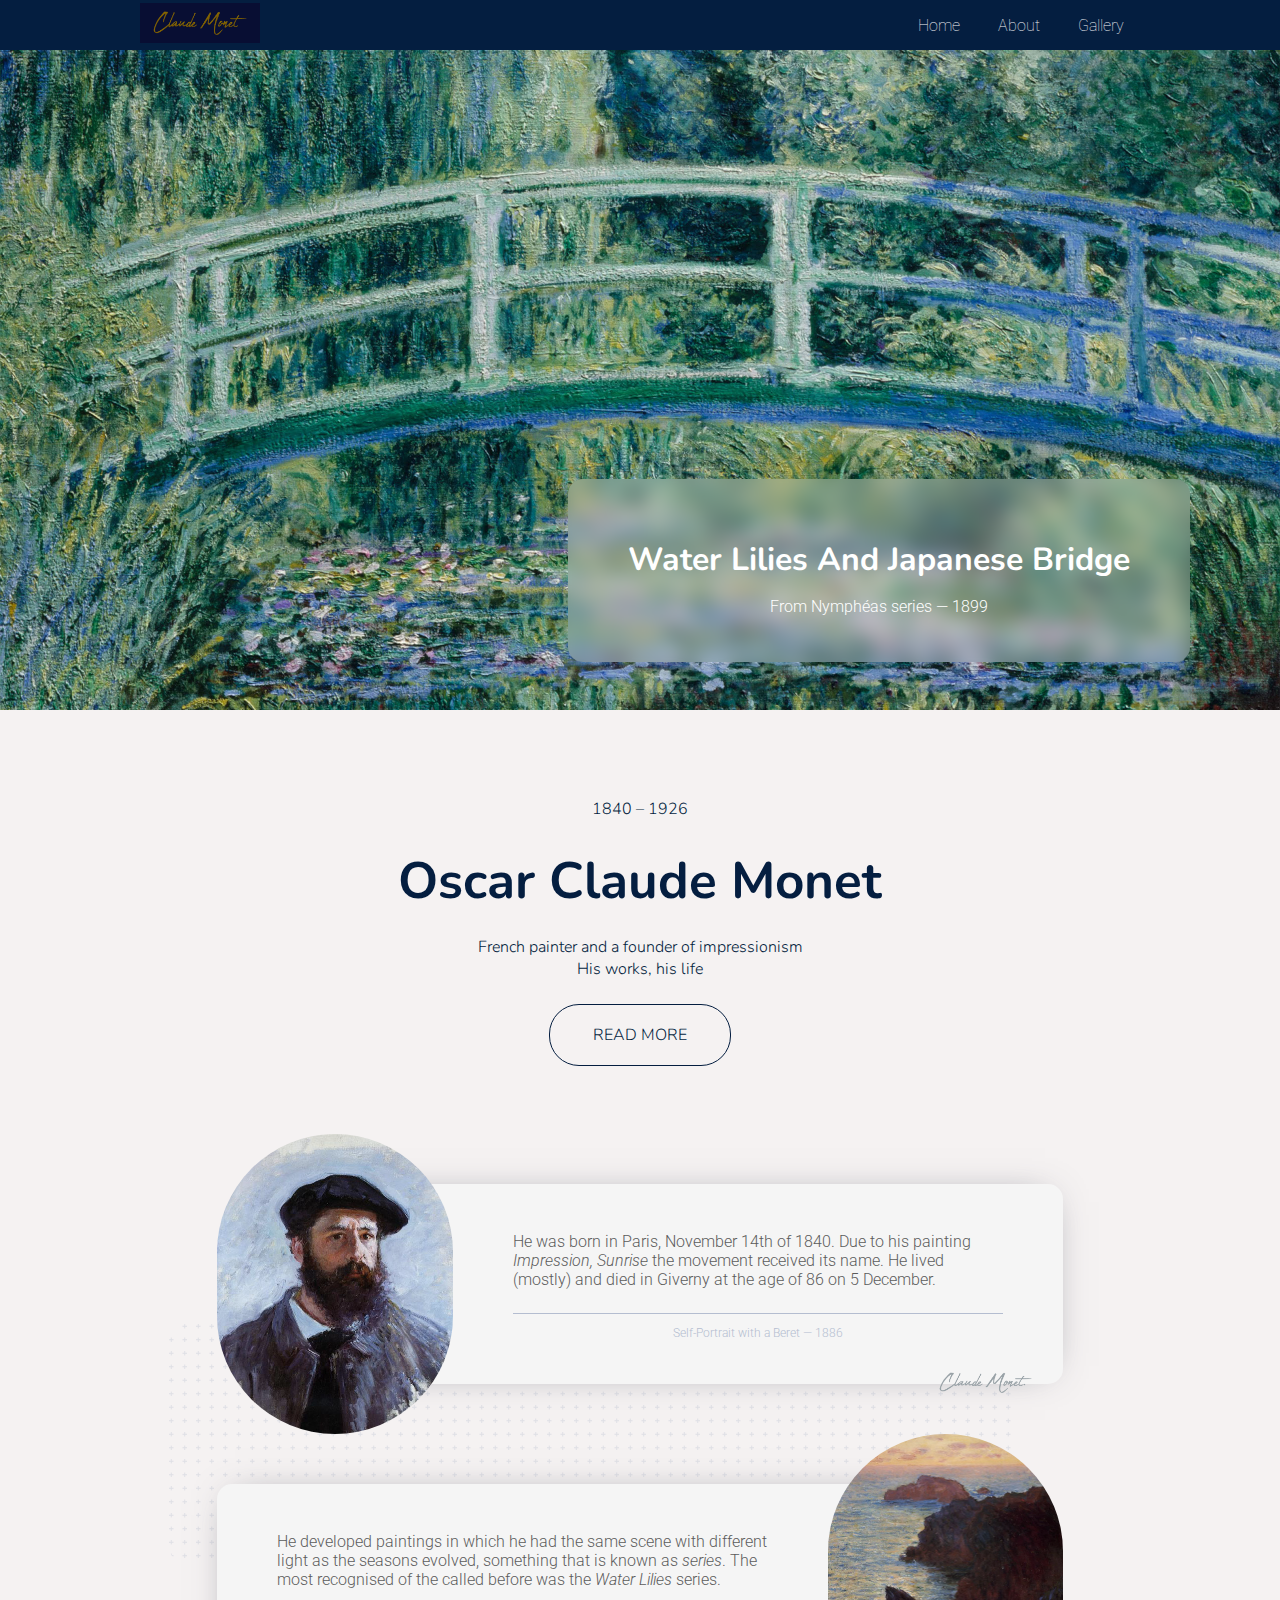
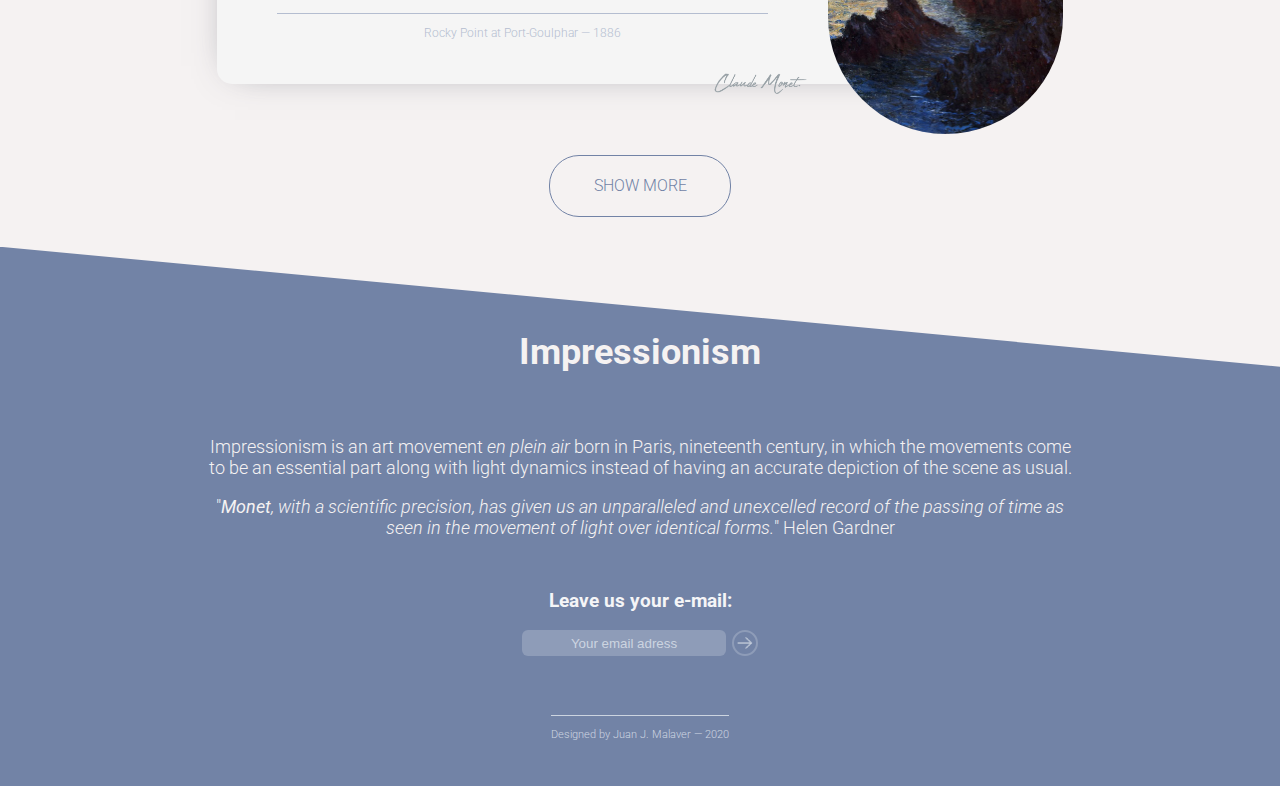
<file: index.html>
<!DOCTYPE html>
<html lang="en">
    <head>
        <title>Claude Monet</title>
        <meta charset="utf-8">
        <link rel="icon" type="image/png" href="./images/favicon.png">
        <link rel="stylesheet" href="styles.css">
        <link rel="stylesheet" href="https://fonts.googleapis.com/css2?family=Nunito:wght@600&display=swap"> 
        <meta name="viewport" content="width=device-width, initial-scale=1">   
    </head>
    <body>
        <header>
                <div class="menu-mobile">
                    <div class="burger-b"></div>
                    <div class="burger-b"></div>
                    <div class="burger-b"></div>
                </div>
            <div class="wrapper-01">
                <div class="headerWrapper">
                    <a href="./index.html"><img class="headerImage" src="./images/Monet.png"></img></a>
                    <nav class="menu">
                        <ul>
                            <li><a href="./index.html">Home</a></li>
                            <li><a href="./bio.html">About</a></li>
                            <li><a href="./not-found.html">Gallery</a></li>
                        </ul>
                    </nav>
                </div>
            </div>
        </header>
        <section class="hero">
                <section class="description">
                    <h1>Water Lilies and Japanese Bridge</h1>
                    <p>From Nymphéas series — 1899</p>
                </section>
        </section>
        <div class="wrapper-02">
            <section class="init">
                <p>1840 – 1926</p>
                <h1>Oscar Claude Monet</h1>
                <p>French painter and a founder of impressionism <br> His works, his life</p>
                <a class="read-more-01" href="./bio.html">Read more</a>
            </section>
            <div class="subwrapper">
                <section class="cardL">
                    <img class="cardL-img" src="./images/profile.jpg">
                    <section class="cardL-content">
                        <p>He was born in Paris, November 14th of 1840. Due to his painting <em>Impression, Sunrise</em> 
                            the movement received its name. He lived (mostly) and died in Giverny at the age of 86 on 5 December.</p>
                        <p class="info">Self-Portrait with a Beret — 1886</p>
                    </section>
                </section>
                <img class="cardL-signature" src="./images/sign.png">
                <div class="subwrapper-bg"></div>
                <section class="cardR">
                    <section class="cardR-content">
                        <p>He developed paintings in which he had the same scene with different light as the seasons evolved, 
                            something that is known as <i>series</i>. The most recognised of the called before was the 
                            <em>Water Lilies</em>  series.</p>
                        <p class="info">Rocky Point at Port-Goulphar — 1886</p>
                    </section>
                    <img class="cardR-img" src="./images/paint.jpg">
                </section>
                <img class="cardR-signature" src="./images/sign.png">
                <a class="read-more-02" href="./not-found.html">Show more</a>
            </div>
        </div>
        <section class="impressionism">
            <section class="impressContainer">
                <div class="wrapper-02">
                    <section class="impressContent">
                        <h1>Impressionism</h1><br>
                        <p>Impressionism is an art movement <i>en plein air</i> born in Paris, nineteenth century, in which the movements 
                            come to be an essential part along with light dynamics instead of having an accurate depiction of the scene as usual.</p>
                        <p>"<i><strong>Monet</strong>, with a scientific precision, has given us an unparalleled and unexcelled record of the 
                            passing of time as seen in the movement of light over identical forms.</i>" Helen Gardner</p>
                    </section>
                    <section class="contact">
                        <h3>Leave us your e-mail:</h3>
                            <section class="send">
                                <input class="email" type="email" placeholder="Your email adress">
                                <input class="sendForm" type="button">
                            </section>
                    </section>
                </div>
            </section>
        </section>
        <footer>
            <div class="wrapper-02">
                <p class="by">Designed by Juan J. Malaver — 2020</p>
            </div>
        </footer>
        <script>
            const burger = document.querySelector(".menu-mobile");
            burger.addEventListener("click", activate);
            const menu = document.querySelector(".menu");


            function activate() {
                if (menu.classList.contains("active")) {
                menu.classList.remove("active");
                } else
                menu.classList.add("active");
            }
        </script>
    </body>
</html>
</file>
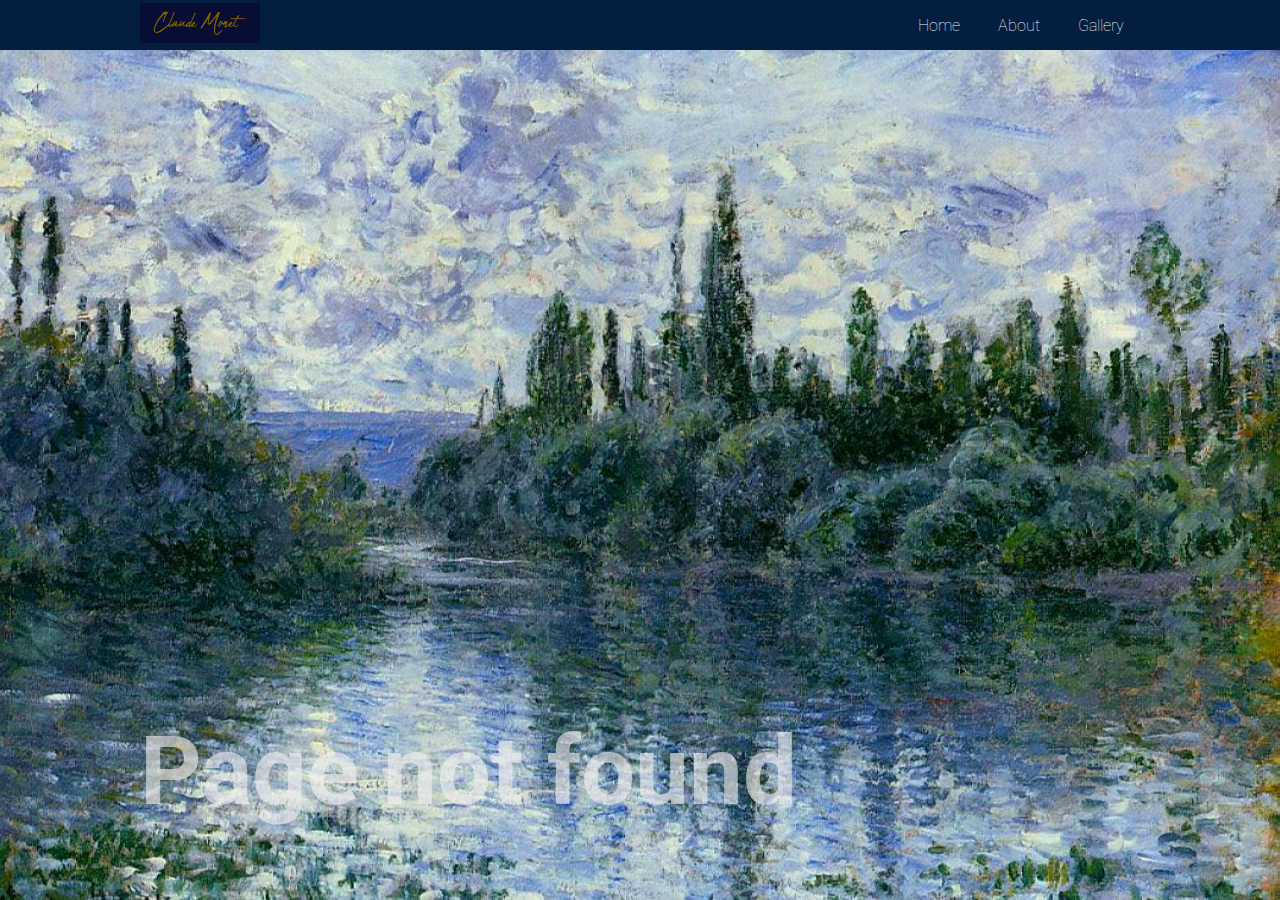
<file: gallery.html>
<!DOCTYPE html>
<html lang="en">
    <head>
        <title>Claude Monet</title>
        <meta charset="utf-8">
        <link rel="icon" type="image/png" href="./images/favicon.png">
        <link rel="stylesheet" href="styles.css">
        <link rel="stylesheet" href="https://fonts.googleapis.com/css2?family=Nunito:wght@600&display=swap"> 
        <meta name="viewport" content="width=device-width, initial-scale=1">   
    </head>
    <body>
        <header>
                <div class="menu-mobile">
                    <div class="burger-b"></div>
                    <div class="burger-b"></div>
                    <div class="burger-b"></div>
                </div>
            <div class="wrapper-01">
                <div class="headerWrapper">
                    <a href="./index.html"><img class="headerImage" src="./images/Monet.png"></img></a>
                    <nav class="menu">
                        <ul>
                            <li><a href="./index.html">Home</a></li>
                            <li><a href="./bio.html">About</a></li>
                            <li><a href="./gallery.html">Gallery</a></li>
                        </ul>
                    </nav>
                </div>
            </div>
        </header>
        <section class="background-notPage"></section>
        <div class="wrapper-03-bio">
            <section class="content-notPage">
                <h1>Page not found</h1>
            </section>
        </div>
        <script>
            const burger = document.querySelector(".menu-mobile");
            burger.addEventListener("click", activate);
            const menu = document.querySelector(".menu");


            function activate() {
                if (menu.classList.contains("active")) {
                menu.classList.remove("active");
                } else
                menu.classList.add("active");
            }
        </script>
    </body>
</html>
</file>
<file: styles.css>
@import url('https://fonts.googleapis.com/css2?family=Roboto:ital,wght@0,100;0,300;0,400;0,500;0,700;0,900;1,100;1,300;1,400;1,500;1,700;1,900&display=swap');

body {
   width: 100%;
   margin: 0;
   margin-top: 50px;
   background-color: #f5f2f2;
   color: #5c5c5c;
   font-family: 'Roboto', sans-serif;
   font-weight: 300;
}

.wrapper-01 {
   display: flex;
   position: fixed;
   height: 50px;
   width: 100vw;
   background-color: #041e40;
   justify-content: space-between;
   align-items: center;
   top: 0;
   left: 0;
   z-index: 1;
}

.headerWrapper {
   display: inherit;
   width: 1000px;
   justify-content: inherit;
   align-items: inherit;
   margin: 0 auto;
}

.headerImage {
   height: 40px;
}

ul li {
   display: inline;
   padding-right: 16px;
}

ul li a {
   text-decoration: none;
   color: #f5f5f7;
   padding-left: 18px;
   font-weight: 100;
   font-size: 0.99rem;
}

ul li a:hover {
   color: #cbd2d0;
}

.hero,
.background-bio,
.background-notPage {
   display: flex;
   background-image: url(./images/Hero.jpg);
   background-size: cover;
   background-position: center;
   background-repeat: no-repeat;
   background-attachment: fixed;
   height: 660px;
   margin: 0;
   position: relative;
   z-index: -1;
}

.description {
   padding: 30px 60px;
   background: inherit;
   border-radius: 15px;
   position: absolute;
   overflow: hidden;
   align-items: center;
   top: 65%;
   right: 7%;
   z-index: -1;
   text-align: center;
   color: white;
}

.description::before {
   content: ' ';
   background: inherit;
   position: absolute;
   padding: -10px;
   top: -20px;
   left: -20px;
   right: -20px;
   bottom: -20px;
   z-index: -1;
   box-shadow: inset 0 0 0 200px rgba(255, 255, 255, 0.25);
   filter: blur(10px);
}

.description h1 {
   margin: 0;
   padding-top: 0.9em;
   font-family: 'Nunito', sans-serif;
   text-transform: capitalize;
}

.wrapper-02 {
   position: relative;
   display: flex;
   max-width: 870px;
   margin: 0 auto;
   flex-direction: column;
}

.subwrapper {
   display: inherit;
   margin: 0 12px;
   flex-direction: inherit;
}

.subwrapper-bg {
   position: absolute;
   margin-left: -48px;
   border-radius: 18px;
   top: 54%;
   height: 240px;
   z-index: -1;
   width: 66vw;
   background-color: transparent;
   background-image: url("data:image/svg+xml,%3Csvg width='27' height='27' viewBox='0 0 60 60' xmlns='http://www.w3.org/2000/svg'%3E%3Cg fill='none' fill-rule='evenodd'%3E%3Cg fill='%237283a6' fill-opacity='0.18'%3E%3Cpath d='M36 34v-4h-2v4h-4v2h4v4h2v-4h4v-2h-4zm0-30V0h-2v4h-4v2h4v4h2V6h4V4h-4zM6 34v-4H4v4H0v2h4v4h2v-4h4v-2H6zM6 4V0H4v4H0v2h4v4h2V6h4V4H6z'/%3E%3C/g%3E%3C/g%3E%3C/svg%3E");
}

.init {
   position: relative;
   margin: 72px 9vh;
   margin-bottom: 5vw;
   font-family: 'Nunito', sans-serif;
   text-align: center;
   color: #041e40;
}

.init h1 {
   margin-top: 0.5em;
   margin-bottom: 0.4em;
   font-size: 3.2em;
}

.read-more-01,
.read-more-02 {
   display: flex;
   margin: 24px auto;
   border: 1px solid;
   border-radius: 30px;
   text-decoration: none;
   height: 60px;
   width: 180px;
   align-items: center;
   justify-content: center;
   text-transform: uppercase;
   color: #041e40;
}

.cardL {
   margin-top: 30px;
   margin-left: 100px;
}

.cardL,
.cardR {
   display: flex;
   flex-direction: row;
   height: 200px;
   border-radius: 15px;
   background-color: whitesmoke;
   box-shadow: 0 0 36px -18px rgba(66, 69, 84, 72%);
}

.cardL-img {
   margin-left: -100px;
}

.cardL-img,
.cardR-img {
   height: 300px;
   margin-top: -50px;
   border-radius: 150px;
}

.cardL-content,
.cardR-content {
   padding: 20px 60px;
   margin: auto 0;
   width: inherit;
   position: relative;
   font-size: 0.99rem;
}

.cardL-content h1,
.cardR-content h1 {
   font-family: Roboto;
   font-size: 1.5em;
}

.info {
   padding-top: 12px;
   margin-top: 24px;
   border-top: 1px solid;
   font-size: 12px;
   text-align: center;
   color: #b4bdd0;
}

.cardL-signature,
.cardR-signature,
.content-signature {
   width: 105px;
   margin-left: auto;
   margin-right: 25px;
   margin-top: -0.8em;
}

.cardR {
   margin: 90px;
   margin-bottom: 0;
   margin-left: 0;
}

.cardR-img {
   margin-right: -90px;
}

.cardR-signature {
   margin-left: auto;
   margin-right: 250px;
}

.read-more-02 {
   margin-top: 60px;
   margin-bottom: 30px;
   color: #7283a6;
}

.impressionism {
   display: flex;
   flex-direction: column;
}

.impressContainer,
.impressContainer-bio {
   color: #f5f5f7;
   padding-bottom: 30px;
   background-color: transparent;
   position: relative;
}

.impressContainer::before,
.impressContainer-bio::before {
   content: ' ';
   position: absolute;
   width: 100%;
   height: 100%;
   clip-path: polygon(0% 0%, 100% 120px, 100% 100%, 0 100%);
   -webkit-clip-path: polygon(0% 0%, 100% 120px, 100% 100%, 0 100%);
   background-color: #7283a6;
}

.impressContent {
   margin-top: 60px;
   position: relative;
   font-size: 18px;
   color: #f5f2f2;
   text-align: center;
}

.impressContent h1 {
   font-size: 2em;
}

.contact {
   display: flex;
   flex-direction: column;
   margin-top: 15px;
   padding-bottom: 18px;
   position: relative;
   text-align: center;
}

.send {
   display: flex;
   flex-direction: row;
   margin: 0 auto;
}

.email {
   width: 200px;
   height: 24px;
   text-align: center;
   outline: none;
   color: #f5f5f7;
   background-color: #8e9cb8;
   border: 0;
   border-radius: 6px;
}

.email::placeholder {
   color: #ccd4e0;
}

.sendForm {
   height: 26px;
   width: 26px;
   border: 2px solid #8e9cb8;
   border-radius: 13px;
   margin-left: 6px;
   background-color: transparent;
   background-image: url(./images/ico.png);
   background-size: cover;
   background-position: center;
   box-sizing: border-box;
}

.sendForm:focus {
   outline: none;
}

.sendForm:active {
   border-color: #ccd4e0;
}

footer {
   background-color: #7283a6;
   color: #ccd4e0;
   font-size: 0.7em;
   margin-top: -1px;
   padding-bottom: 33px;
}

.by {
   padding-top: 12px;
   border-top: 1px solid;
   margin: 12px auto;
}

.menu-mobile {
   display: none;
}

/* Bio */

.background-bio {
   height: calc(100vh - 50px);
   background-image: linear-gradient(
         to bottom,
         rgba(0, 0, 0, 0),
         rgba(0, 0, 0, 0),
         rgba(0, 0, 0, 0),
         rgba(0, 0, 0, 0),
         rgba(245, 242, 242, 1)
      ),
      url(./images/article.jpg);
   background-attachment: initial;
}

.wrapper-03,
.wrapper-03-bio {
   max-width: 1000px;
   margin: 0 auto;
}

.content-title,
.content-notPage {
   margin-top: -45%;
   font-size: 3em;
   color: #f5f2f2;
}

.content-notPage {
   pointer-events: none;
   user-select: none;
}

.content {
   border-radius: 15px;
   padding: 4em 2em;
   background: whitesmoke;
   box-shadow: 0 0 36px -18px rgba(66, 69, 84, 0.39);
}

.content-info {
   float: right;
   margin-top: calc(-4em - 11px - 0.7em);
   color: whitesmoke;
}

.content-info p {
   font-size: 0.7rem;
   margin: 6px 0;
}

.content-img {
   float: left;
   width: 200px;
   margin-right: 1.25em;
   margin-bottom: 0.25em;
   border-radius: 3px;
}

.content-subtitle {
   margin: 0;
   margin-bottom: 0.8em;
   border-bottom: 1px solid;
}

.content-signature {
   display: block;
   margin-right: auto;
}

.impressContainer-bio {
   margin-top: 75px;
}

/* Not found */

.background-notPage {
   height: calc(100vh - 50px);
   background-image: url(./images/not-found.jpg);
   background-position: center;
}

.content-notPage {
   position: absolute;
   top: auto;
   bottom: 1vh;
   opacity: 0.6;
}

@media screen and (max-width: 768px) {
   body {
      font-size: 14px;
   }

   .headerWrapper {
      padding: 0 40px;
   }

   ul li a {
      padding-left: 0;
   }

   .hero {
      background-attachment: scroll;
   }

   .description {
      top: 73%;
   }

   .wrapper-02 {
      max-width: 660px;
   }

   .subwrapper-bg {
      display: none;
   }

   .cardL-img,
   .cardR-img {
      height: 225px;
      margin-top: -2%;
   }

   .cardL-content,
   .cardR-content {
      padding: 10px 40px;
      width: inherit;
      position: relative;
   }

   .cardR-signature {
      margin-right: 185px;
   }

   /* Bio */

   .content-title {
      margin-top: -54%;
   }

   .content-img {
      display: block;
      float: none;
      object-fit: cover;
      object-position: top;
      width: 160px;
      height: 160px;
      margin: 0 auto;
      border-radius: 50%;
   }

   .content-subtitle {
      margin-top: 1em;
   }

   .wrapper-03-bio {
      margin: 0 9vh;
   }
}

@media screen and (max-width: 480px) {
   .headerWrapper {
      flex-direction: column;
      margin-top: 0;
      margin-bottom: auto;
      padding: 0;
      padding-top: 7px;
   }

   .menu {
      position: absolute;
      top: 50px;
      left: -100vw;
      width: 100%;
      text-align: center;
      font-size: 15px;
      background-color: rgba(2, 18, 38, 0.6);
      transition-duration: 0.3s;
      transition-timing-function: ease-in;
   }

   .menu.active {
      left: 0;
   }

   ul,
   ul li {
      display: block;
      padding: 0.6em 0;
   }

   .hero {
      height: 570px;
   }

   .description {
      padding: 30px 42px;
      top: 70%;
      right: 9vw;
      left: 9vw;
   }

   .wrapper-02 {
      width: 100vw;
   }

   .subwrapper {
      margin: 0;
   }

   .init {
      margin-left: 9vh;
      margin-right: 9vh;
      margin-bottom: 3vh;
   }

   .init h1 {
      font-size: 3em;
   }

   .init h3 {
      margin: 0 1vw;
      font-weight: 600;
   }

   .cardL,
   .cardR {
      margin: 0 9vw;
      margin-top: 141px;
      padding-bottom: 30px;
      flex-direction: column;
      height: auto;
   }

   .cardR {
      padding-top: 123px;
      position: relative;
   }

   .cardL-img,
   .cardR-img {
      margin: 0 auto;
      margin-top: -100px;
      width: 220px;
      height: 220px;
      object-fit: cover;
      border-radius: 140px;
   }

   .cardR-img {
      position: absolute;
      margin-left: auto;
      margin-right: auto;
      top: 0;
      left: 0;
      right: 0;
      text-align: center;
   }

   .cardL-signature,
   .cardR-signature {
      display: none;
   }

   .impressContainer::before,
   .impressContainer-bio::before {
      clip-path: polygon(0% 0%, 100% 60px, 100% 100%, 0 100%);
   }

   .impressContent {
      margin: 0 5vw;
      margin-top: 10vw;
      font-size: 14px;
   }

   .menu-mobile {
      display: block;
      position: fixed;
      top: 8px;
      z-index: 2;
   }

   .menu-mobile:active {
      filter: brightness(60%);
   }

   .burger-b {
      width: 33px;
      height: 4px;
      background-color: #f5f2f2;
      margin: 5px 0;
   }

   /* Bio */
   .content-title {
      text-align: center;
      margin-top: -120%;
   }

   .content {
      padding: 2.6em 2em;
   }

   .wrapper-03-bio {
      margin: 0 8vw;
   }

   /* Not found */
   .content-notPage {
      margin-top: -90%;
      color: whitesmoke;
   }
}

@media screen and (max-width: 320px) {
   .headerImage {
      height: 36px;
   }

   .hero {
      height: 420px;
   }

   .description {
      font-size: 0.6rem;
      padding: 18px 36px;
      top: auto;
      left: 9vw;
      right: 9vw;
      bottom: 12%;
   }

   .init h1 {
      font-size: 2em;
   }

   .read-more-01 {
      margin-bottom: 2em;
   }

   .cardL,
   .cardR {
      margin-right: 5vw;
      margin-left: 5vw;
   }

   .impressContainer::before,
   .impressContainer-bio::before {
      clip-path: polygon(0% 0%, 100% 60px, 100% 100%, 0 100%);
   }

   .impressContent {
      margin-top: 72px;
      font-size: 14px;
   }
}
</file>
